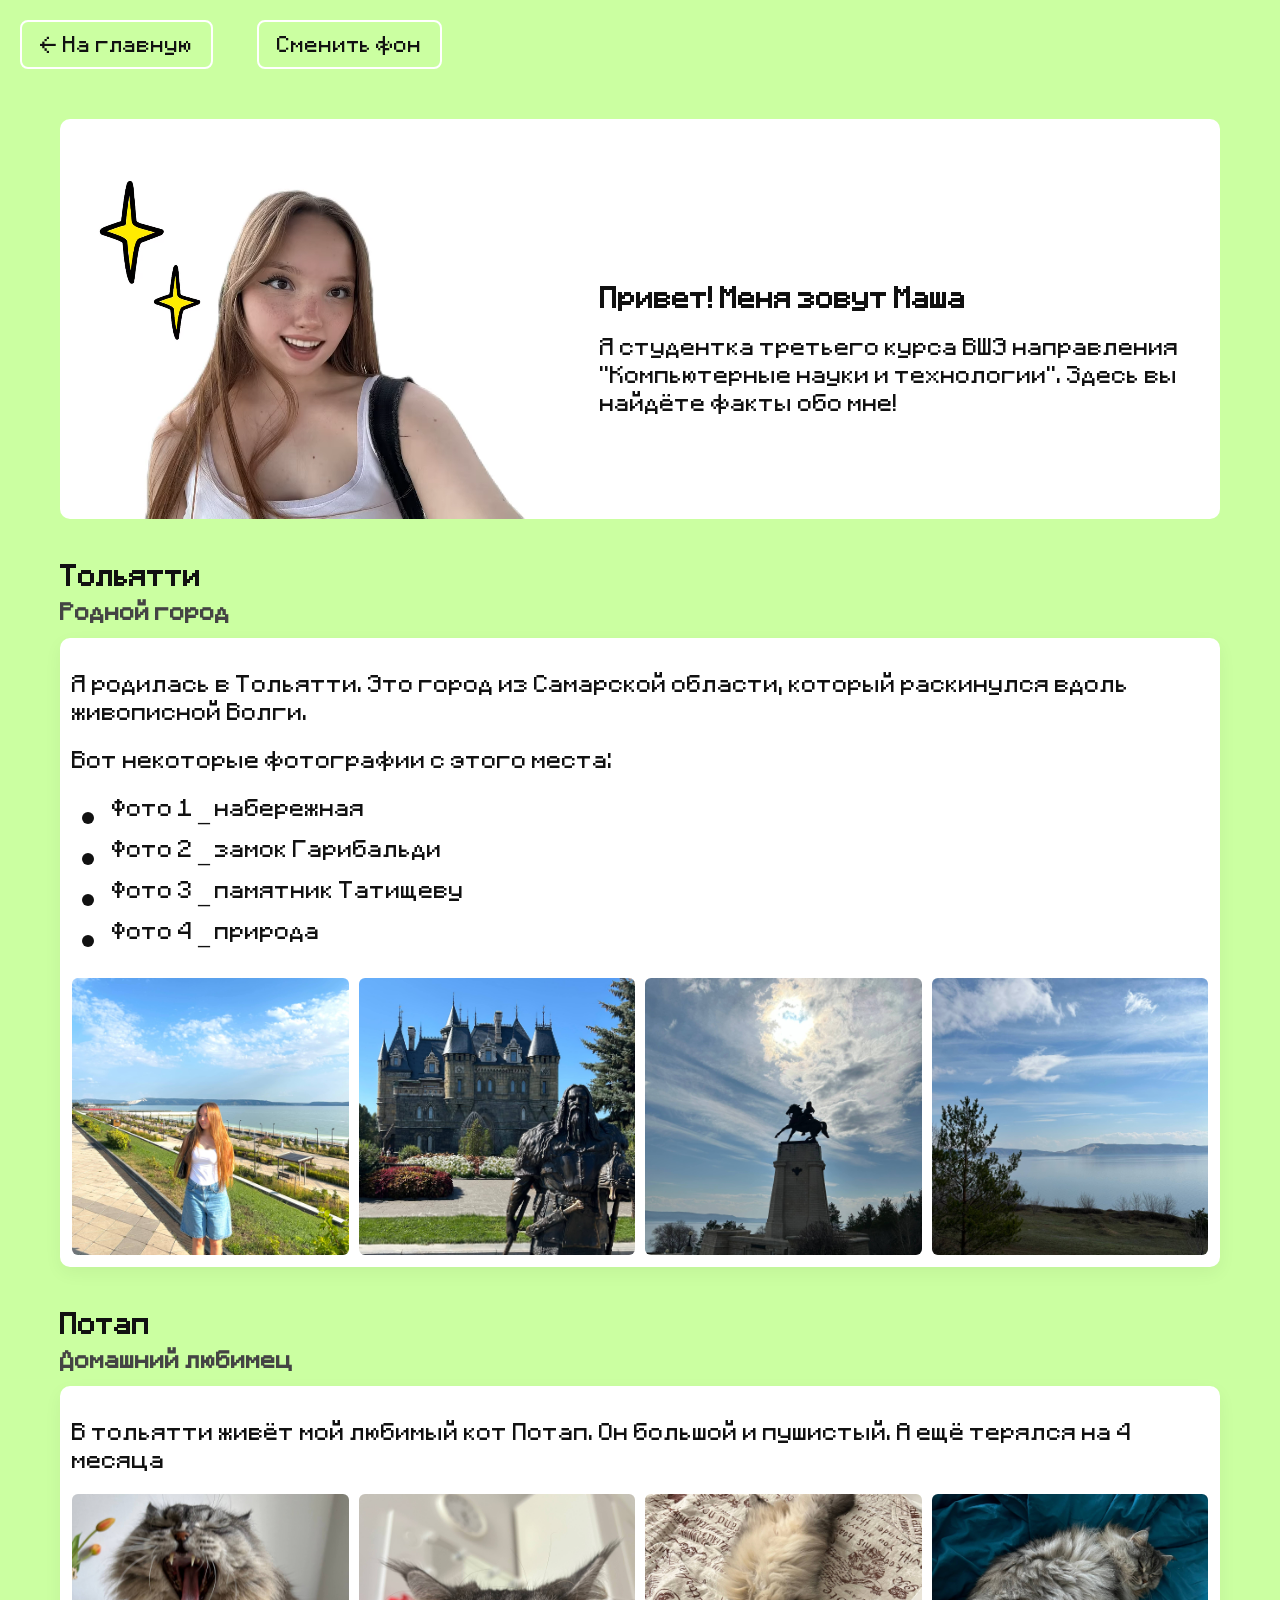
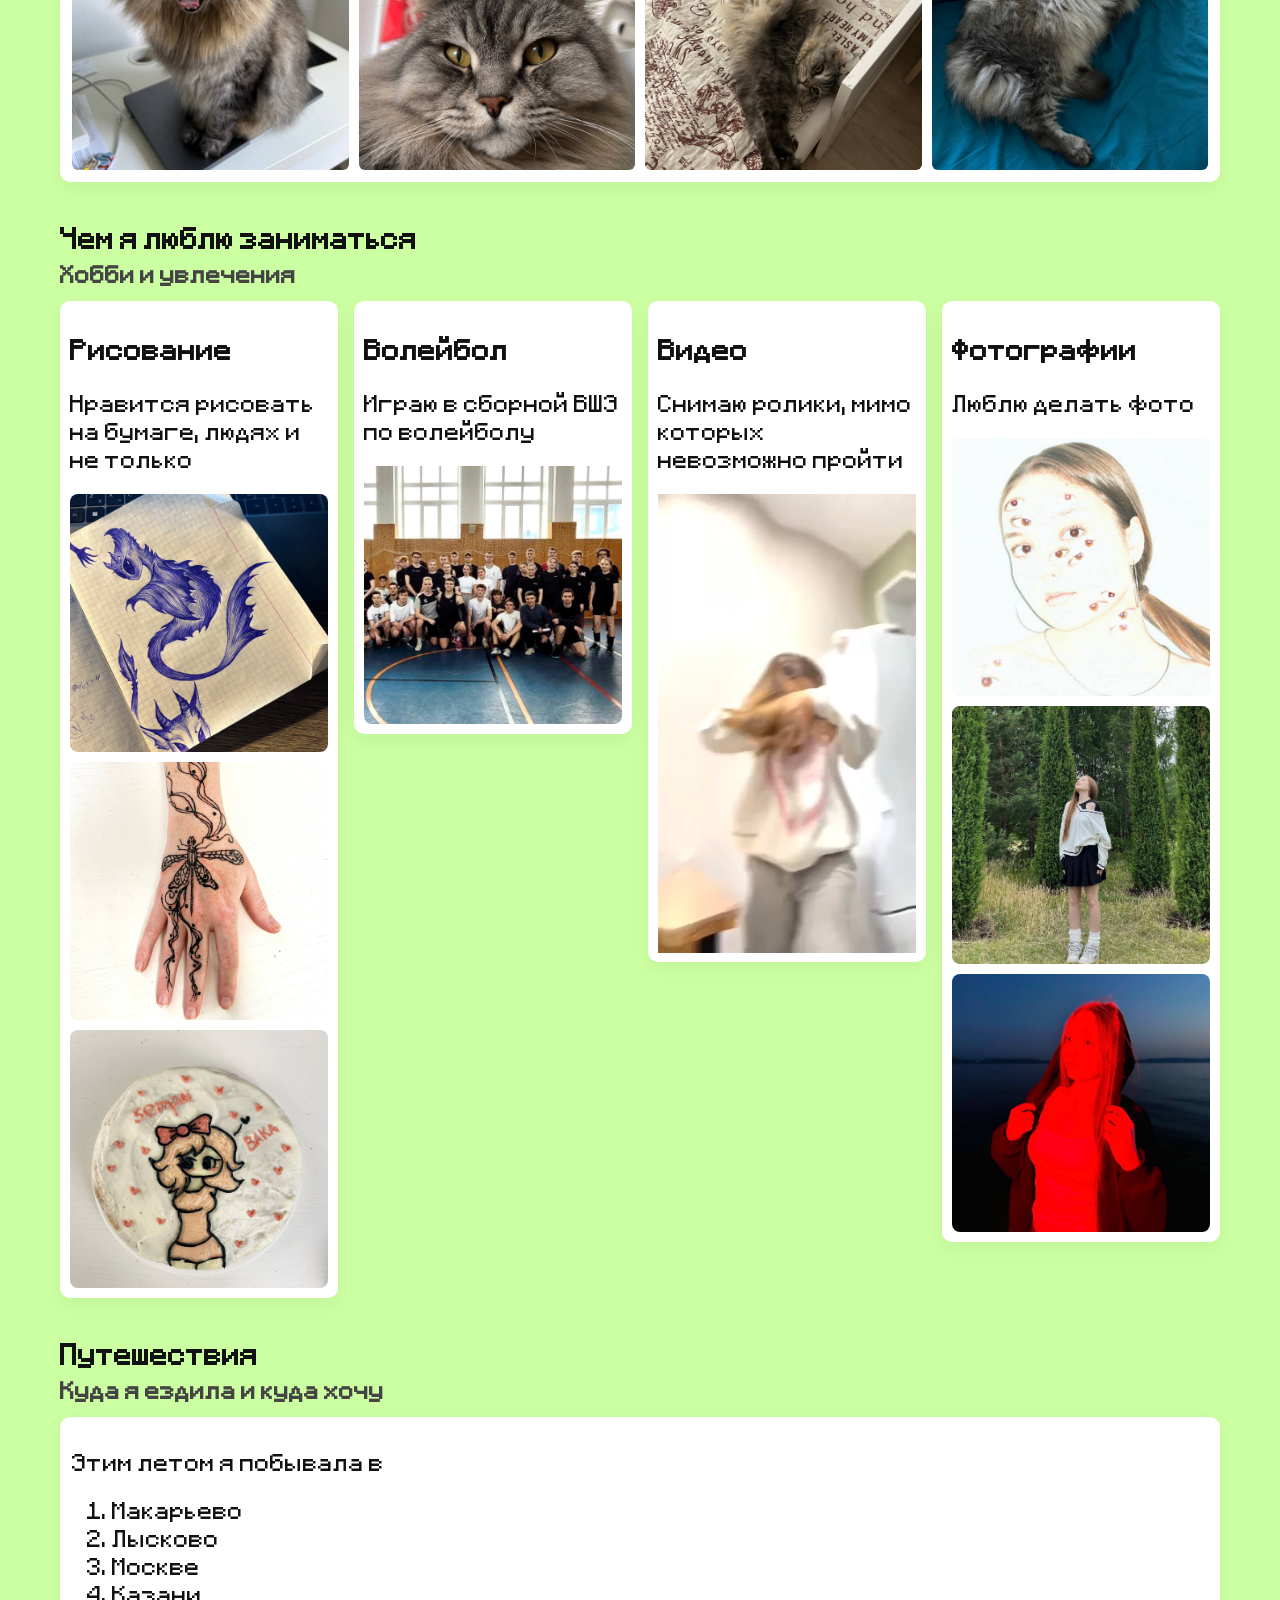
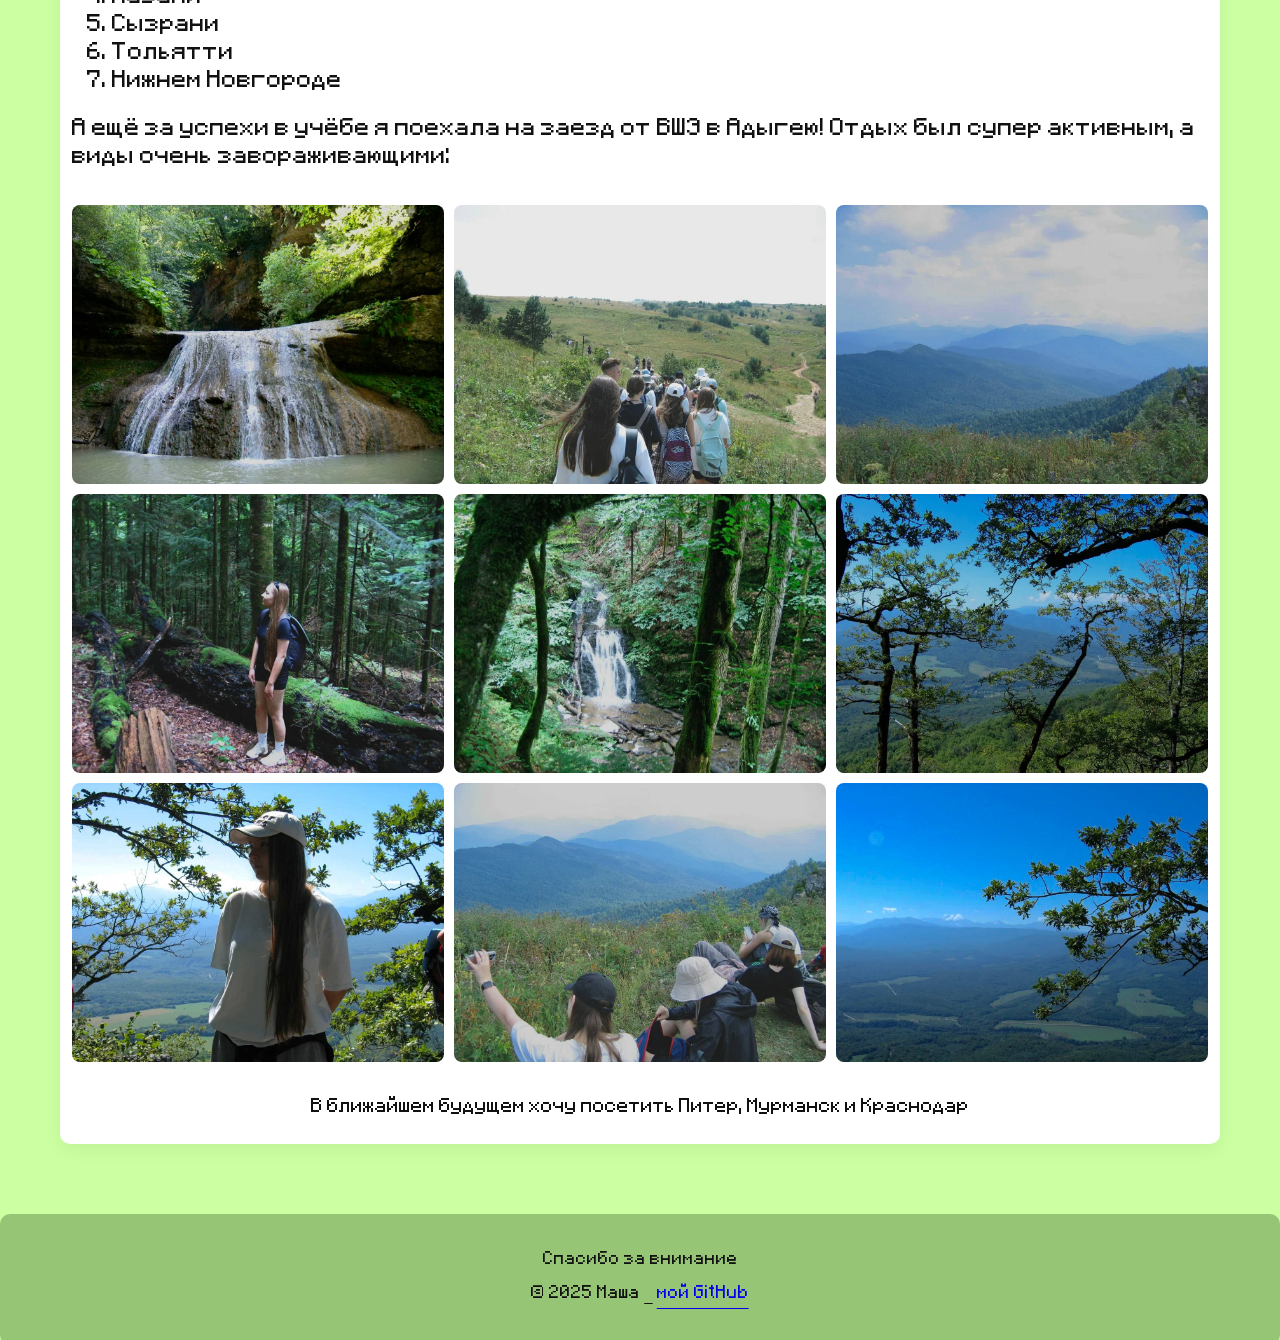
<file: masha.html>
<!DOCTYPE html>
<html lang="ru">
  <head>
    <meta charset="utf-8" />
    <meta name="viewport" content="width=device-width,initial-scale=1" />
    <title>Маша — о себе</title>
    <link rel="stylesheet" href="masha.css" />
  </head>
  <body>
    <a href="index.html" class="back-button">← На главную</a>
    <a href="#" class="back-button" id="bg-toggle-btn">Сменить фон</a>

    <main>
      <section class="hero" aria-labelledby="hero-title">
        <div class="hero-inner">
          <div class="hero-video">
            <video
              src="videos/masha.webm"
              autoplay
              loop
              muted
              playsinline
            ></video>
          </div>
          <div class="hero-text" id="hero-title">
            <h1>Привет! Меня зовут Маша</h1>
            <p>
              Я студентка третьего курса ВШЭ направления "Компьютерные науки и
              технологии". Здесь вы найдёте факты обо мне!
            </p>
          </div>
        </div>
      </section>

      <section class="section" id="tolyatti">
        <header>
          <h2>Тольятти</h2>
          <h3>Родной город</h3>
        </header>
        <article class="card">
          <div class="card-body">
            <p>
              Я родилась в Тольятти. Это город из Самарской области, который
              раскинулся вдоль живописной Волги.
            </p>
            <p>Вот некоторые фотографии с этого места:</p>
            <ul>
              <li>Фото 1 — набережная</li>
              <li>Фото 2 — замок Гарибальди</li>
              <li>Фото 3 — памятник Татищеву</li>
              <li>Фото 4 — природа</li>
            </ul>
            <div class="photo-gallery">
              <img src="images/набережная.jpg" alt="Набережная Тольятти" />
              <img src="images/гарибальди.jpg" alt="Замок Гарибальди" />
              <img src="images/татищев.jpg" alt="Памятник Татищеву" />
              <img src="images/природа.jpg" alt="Природа Тольятти" />
            </div>
          </div>
        </article>
      </section>

      <section class="section" id="potap">
        <header>
          <h2>Потап</h2>
          <h3>Домашний любимец</h3>
        </header>
        <article class="card">
          <div class="card-body">
            <p>
              В тольятти живёт мой любимый кот Потап. Он большой и пушистый. А
              ещё терялся на 4 месяца
            </p>
            <div class="photo-gallery">
              <img src="images/потап1.jpg" alt="Потап 1" />
              <img src="images/потап2.jpg" alt="Потап 2" />
              <img src="images/потап3.jpg" alt="Потап 3" />
              <img src="images/потап4.jpg" alt="Потап 4" />
            </div>
          </div>
        </article>
      </section>

      <section class="section" id="hobbies">
        <header>
          <h2>Чем я люблю заниматься</h2>
          <h3>Хобби и увлечения</h3>
        </header>
        <article class="grid">
          <div class="card">
            <div class="card-body">
              <h3>Рисование</h3>
              <p>Нравится рисовать на бумаге, людях и не только</p>
              <div class="art-gallery">
                <img src="images/рисунок1.jpg" alt="Рисунок 1" />
                <img src="images/рисунок2.jpg" alt="Рисунок 2" />
                <img src="images/рисунок3.jpg" alt="Рисунок 3" />
              </div>
              <p
                class="extra-note"
                style="display: none; margin-top: 10px; font-size: 12px"
              >
                Нажмите сюда ещё раз, чтобы скрыть это сообщение. Я люблю
                пробовать новое и учусь на практических задачах.
              </p>
            </div>
          </div>

          <div class="card">
            <div class="card-body">
              <h3>Волейбол</h3>
              <p>Играю в сборной ВШЭ по волейболу</p>
              <div class="art-gallery">
                <img src="images/волейбол.jpg" alt="Волейбол" />
              </div>
            </div>
          </div>

          <div class="card">
            <div class="card-body">
              <h3>Видео</h3>
              <p>Снимаю ролики, мимо которых невозможно пройти</p>
              <video autoplay loop muted playsinline width="100%">
                <source src="videos/видео.webm" type="video/webm" />
              </video>
            </div>
          </div>

          <div class="card">
            <div class="card-body">
              <h3>Фотографии</h3>
              <p>Люблю делать фото</p>
              <div class="art-gallery">
                <img src="images/фото1.jpg" alt="Фото 1" />
                <img src="images/фото2.jpg" alt="Фото 2" />
                <img src="images/фото3.jpg" alt="Фото 3" />
              </div>
            </div>
          </div>
        </article>
      </section>

      <section class="section" id="travel">
        <header>
          <h2>Путешествия</h2>
          <h3>Куда я ездила и куда хочу</h3>
        </header>
        <article class="card travel-card">
          <div class="card-body">
            <p>Этим летом я побывала в</p>
            <ol>
              <li>Макарьево</li>
              <li>Лысково</li>
              <li>Москве</li>
              <li>Казани</li>
              <li>Сызрани</li>
              <li>Тольятти</li>
              <li>Нижнем Новгороде</li>
            </ol>
            <p>
              А ещё за успехи в учёбе я поехала на заезд от ВШЭ в Адыгею! Отдых
              был супер активным, а виды очень завораживающими:
            </p>
          </div>
          <div class="adygea-gallery">
            <img src="images/адыгея1.jpg" alt="Адыгея 1" />
            <img src="images/адыгея2.jpg" alt="Адыгея 2" />
            <img src="images/адыгея3.jpg" alt="Адыгея 3" />
            <img src="images/адыгея4.jpg" alt="Адыгея 4" />
            <img src="images/адыгея5.jpg" alt="Адыгея 5" />
            <img src="images/адыгея6.jpg" alt="Адыгея 6" />
            <img src="images/адыгея7.jpg" alt="Адыгея 7" />
            <img src="images/адыгея8.jpg" alt="Адыгея 8" />
            <img src="images/адыгея9.jpg" alt="Адыгея 9" />
          </div>
          <p>В ближайшем будущем хочу посетить Питер, Мурманск и Краснодар</p>
        </article>
      </section>
    </main>

    <footer class="site-footer">
      <p>Спасибо за внимание</p>
      <p>
        © 2025 Маша —
        <a
          href="https://github.com/MariaYazikova"
          target="_blank"
          rel="noopener"
          >мой GitHub</a
        >
      </p>
    </footer>

    <script src="masha.js"></script>
  </body>
</html>
</file>
<file: masha.css>
:root {
    --bg: #cbffa1;
    --white: #ffffff;
    --text: #111;
    --container-max: 1200px;
}

* {
    box-sizing: border-box;
}

@font-face {
    font-family: 'Minecraftia';
    src: url('fonts/Minecraftia.ttf') format('truetype');
}

body {
    font-family: 'Minecraftia', monospace;
    background-color: var(--bg);
    margin: 0;
    color: var(--text);
    font-size: 16px;
}

.hero {
    background-color: var(--white);
    padding: 40px 20px 0px 20px;
    border-radius: 10px;
    overflow: hidden;
}

.hero-inner {
    max-width: var(--container-max);
    margin: 0 auto;
    display: flex;
    align-items: flex-end;
    justify-content: center;
    gap: 40px;
    flex-wrap: wrap;
}

.hero-text {
    align-self: center;
}

.hero-video video {
    width: 480px;
    height: auto;
    border-radius: 10px;
    background: transparent;
    box-shadow: none;
}

.hero-text {
    max-width: 600px;
}

.hero-text h2 {
    margin: 0 0 12px 0;
    font-size: 40px;
}

.hero-text p {
    margin: 0;
    font-size: 20px;
}

main {
    max-width: var(--container-max);
    margin: 0 auto;
    padding: 30px 20px;
}

.section {
    margin: 40px 0;
}

.section header h2 {
    font-size: 24px;
    margin: 0 0 6px 0;
}

.section header h3 {
    font-size: 20px;
    margin: 0 0 12px 0;
    color: #444;
}

.card {
    display: flex;
    gap: 16px;
    background: var(--white);
    padding: 12px;
    border-radius: 10px;
    align-items: center;
    box-shadow: 0 6px 18px rgba(0, 0, 0, 0.05);
}

.card-body {
    font-size: 20px;
}

.grid {
    display: grid;
    grid-template-columns: repeat(auto-fit, minmax(240px, 1fr));
    gap: 16px;
    grid-auto-rows: auto;
    align-items: start;
}

.grid .card {
    flex-direction: column;
    align-items: flex-start;
    padding: 10px;
    height: auto;
}

.site-footer {
    text-align: center;
    padding: 20px;
    background-color: #95c575;
    font-size: 14px;
    border-radius: 10px;
}

@media (max-width: 768px) {
    .hero-inner {
        flex-direction: column;
        gap: 20px;
    }

    .hero-video video {
        width: 280px;
    }

    .card {
        flex-direction: column;
    }

    .card-media img {
        width: 100%;
    }
}

.back-button {
    display: inline-block;
    margin: 20px;
    padding: 10px 18px;
    background-color: transparent;
    color: var(--text);
    text-decoration: none;
    font-family: 'Minecraftia', monospace;
    font-size: 18px;
    border: 2px solid var(--white);
    border-radius: 8px;
    transition: all 0.25s ease;
    position: relative;
    overflow: hidden;
}

.back-button::before {
    content: "";
    position: absolute;
    top: 0;
    left: -100%;
    width: 100%;
    height: 100%;
    background: rgba(255, 255, 255, 0.3);
    transition: left 0.4s ease;
}

.back-button:hover::before {
    left: 100%;
}

.back-button:hover {
    color: #2d6600;
    background-color: #ffffff;
    transform: translateY(-3px);
    box-shadow: 0 4px 12px rgba(255, 255, 255, 0.6);
}

.photo-gallery {
    display: flex;
    flex-wrap: wrap;
    gap: 10px;
    margin-top: 15px;
}

.photo-gallery img {
    width: calc(25% - 7.5px);
    cursor: pointer;
    border-radius: 6px;
    transition: transform 0.3s ease, box-shadow 0.3s ease;
}

.photo-gallery img:hover {
    transform: scale(1.05);
    box-shadow: 0 6px 18px rgba(0, 0, 0, 0.2);
}

.art-gallery {
    display: flex;
    flex-direction: column;
    gap: 10px;
    margin-top: 15px;
}

.art-gallery img {
    width: 100%;
    aspect-ratio: 1 / 1;
    object-fit: cover;
    border-radius: 8px;
    transition: transform 0.3s ease, box-shadow 0.3s ease;
}

.art-gallery img:hover {
    transform: scale(1.05);
    box-shadow: 0 8px 20px rgba(0, 0, 0, 0.25);
}

.travel-card {
    display: flex;
    flex-direction: column;
    gap: 16px;
}

.adygea-gallery {
    display: grid;
    grid-template-columns: repeat(3, 1fr);
    gap: 10px;
    width: 100%;
}

.adygea-gallery img {
    width: 100%;
    height: auto;
    object-fit: cover;
    border-radius: 8px;
    transition: transform 0.3s ease, box-shadow 0.3s ease;
}

.adygea-gallery img:hover {
    transform: scale(1.05);
    box-shadow: 0 8px 20px rgba(0, 0, 0, 0.25);
}
</file>
